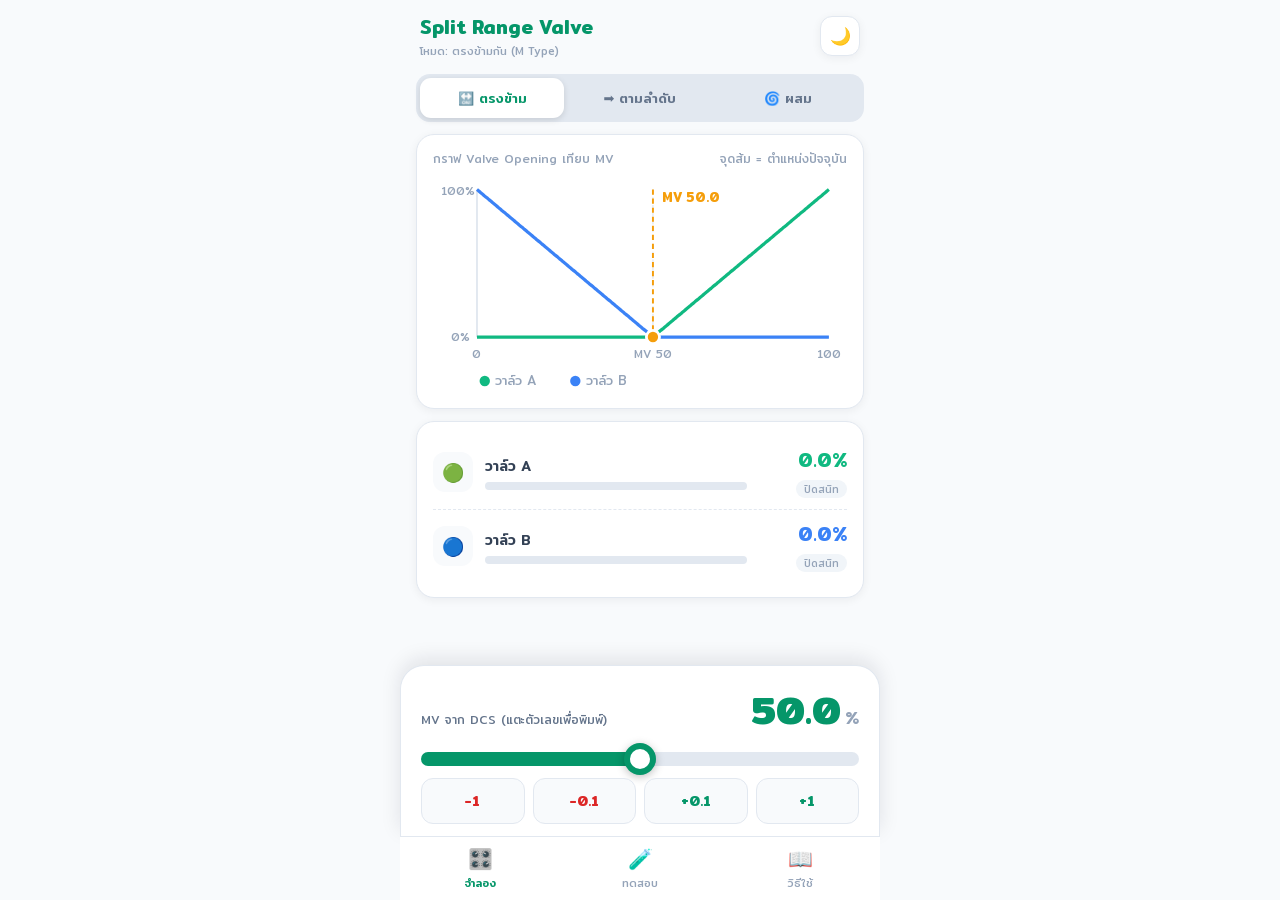
<file: index.html>
<!DOCTYPE html>
<html lang="th" data-theme="light">
<head>
    <meta charset="UTF-8">
    <meta name="viewport" content="width=device-width, initial-scale=1.0, viewport-fit=cover">
    <meta name="theme-color" content="#f8fafc">
    <meta name="description" content="เครื่องมือจำลองและคำนวณการทำงานของ Split Range Valve">
    <title>Split Range Valve</title>
    <link rel="manifest" href="manifest.webmanifest">
    <link rel="icon" type="image/png" sizes="192x192" href="icons/icon-192.png">
    <link rel="apple-touch-icon" href="icons/apple-touch-icon.png">
    <link rel="stylesheet" href="css/fonts.css">
    <link rel="stylesheet" href="css/style.css">
</head>
<body>

<div class="app">

    <header class="appbar">
        <div>
            <h1>Split Range Valve</h1>
            <div class="sub">โหมด: <span id="modeSub">ตรงข้ามกัน (M Type)</span></div>
        </div>
        <button id="themeBtn" class="icon-btn" aria-label="สลับธีมมืด/สว่าง">🌙</button>
    </header>

    <div class="seg" id="modeSeg" role="tablist">
        <button data-type="type1" class="on" role="tab">🔛 ตรงข้าม</button>
        <button data-type="type2" role="tab">➡️ ตามลำดับ</button>
        <button data-type="type3" role="tab">🌀 ผสม</button>
    </div>

    <main class="body">

        <section class="card">
            <div class="card-title">
                <span>กราฟ Valve Opening เทียบ MV</span>
                <span>จุดส้ม = ตำแหน่งปัจจุบัน</span>
            </div>
            <svg id="chart" viewBox="0 0 320 170" aria-hidden="true"></svg>
        </section>

        <section class="card" id="valveCard">
            <div class="valve-row" id="rowA">
                <div class="v-ic v-ic-a">🟢</div>
                <div class="v-meta">
                    <div class="v-name">วาล์ว A</div>
                    <div class="v-bar"><div class="v-fill" id="fillA"></div></div>
                </div>
                <div class="v-val">
                    <div class="v-pct" id="pctA">0.0%</div>
                    <span class="chip" id="chipA">ปิดสนิท</span>
                </div>
            </div>
            <div class="valve-row" id="rowB">
                <div class="v-ic v-ic-b">🔵</div>
                <div class="v-meta">
                    <div class="v-name">วาล์ว B</div>
                    <div class="v-bar"><div class="v-fill" id="fillB"></div></div>
                </div>
                <div class="v-val">
                    <div class="v-pct" id="pctB">0.0%</div>
                    <span class="chip" id="chipB">ปิดสนิท</span>
                </div>
            </div>
            <div class="valve-row hidden" id="rowC">
                <div class="v-ic v-ic-c">🟣</div>
                <div class="v-meta">
                    <div class="v-name">วาล์ว C</div>
                    <div class="v-bar"><div class="v-fill" id="fillC"></div></div>
                </div>
                <div class="v-val">
                    <div class="v-pct" id="pctC">0.0%</div>
                    <span class="chip" id="chipC">ปิดสนิท</span>
                </div>
            </div>
        </section>

    </main>

    <section class="mvdock">
        <div class="mv-top">
            <label class="mv-label" for="mvInput">MV จาก DCS (แตะตัวเลขเพื่อพิมพ์)</label>
            <div class="mv-big">
                <input type="text" inputmode="decimal" id="mvInput" value="50.0" aria-label="ค่า MV เปอร์เซ็นต์">
                <small>%</small>
            </div>
        </div>
        <input type="range" id="mvSlider" min="0" max="100" step="0.1" value="50" aria-label="สไลเดอร์ MV">
        <div class="steppers">
            <button class="step minus" data-delta="-1">−1</button>
            <button class="step minus" data-delta="-0.1">−0.1</button>
            <button class="step plus" data-delta="0.1">+0.1</button>
            <button class="step plus" data-delta="1">+1</button>
        </div>
    </section>

    <nav class="bottomnav">
        <button id="navSim" class="on"><span>🎛️</span>จำลอง</button>
        <button id="navTest"><span>🧪</span>ทดสอบ</button>
        <button id="navHelp"><span>📖</span>วิธีใช้</button>
    </nav>

</div>

<div class="overlay" id="overlay"></div>

<!-- ===== Bottom sheet: เครื่องมือทดสอบ (คำนวณย้อนกลับ) ===== -->
<section class="sheet" id="testSheet" aria-label="เครื่องมือทดสอบวาล์ว">
    <div class="sheet-grab"></div>
    <h2>🧪 ทดสอบวาล์ว (คำนวณย้อนกลับ)</h2>
    <p class="hint">อยากให้วาล์วเปิดเท่าไหร่ → ระบบบอกค่า MV ที่ต้องป้อนใน DCS ทันทีที่พิมพ์</p>

    <label class="f-label">1. เลือกวาล์ว</label>
    <div class="pill-row" id="valvePills">
        <button data-valve="A" class="on">วาล์ว A</button>
        <button data-valve="B">วาล์ว B</button>
        <button data-valve="C" class="hidden">วาล์ว C</button>
    </div>

    <label class="f-label" for="desiredOpening">2. % ที่ต้องการให้เปิด (0–100)</label>
    <input type="text" inputmode="decimal" id="desiredOpening" class="sheet-input" placeholder="เช่น 25">

    <div class="answer">
        <div class="a-label">ป้อน MV ที่ DCS</div>
        <div class="a-val" id="resultMV">–</div>
        <div class="a-info" id="resultInfo"></div>
    </div>

    <button class="go-btn" id="applyBtn" disabled>⚡ ใช้ค่านี้ในหน้าจำลองเลย</button>
</section>

<!-- ===== Bottom sheet: วิธีใช้ ===== -->
<section class="sheet" id="helpSheet" aria-label="วิธีใช้งาน">
    <div class="sheet-grab"></div>
    <h2>📖 รูปแบบ Split Range ทั้ง 3 โหมด</h2>
    <div class="help-item">
        <h3>🔛 ตรงข้ามกัน (M Type)</h3>
        <p>ใช้รักษาสมดุล ⚖️ วาล์ว B จะเปิดเมื่อ MV &lt; 50% ส่วนวาล์ว A จะเปิดเมื่อ MV &gt; 50% ที่ MV = 50% วาล์วปิดทั้งคู่</p>
    </div>
    <div class="help-item">
        <h3>➡️ ตามลำดับ (N Type)</h3>
        <p>วาล์ว A เปิดก่อน (MV 0–50%) ถ้ายังไม่พอ วาล์ว B จะช่วยเปิดตามมา (MV 50–100%) 🚀</p>
    </div>
    <div class="help-item">
        <h3>🌀 แบบผสม (M+N Type)</h3>
        <p><strong>MV 0–33%:</strong> วาล์ว A ค่อยๆ ปิด<br>
        <strong>MV 33–66%:</strong> วาล์ว B ค่อยๆ เปิด<br>
        <strong>MV 66–100%:</strong> วาล์ว B เปิดสุด + วาล์ว C เปิดตาม</p>
    </div>
    <p class="credit">
        <img class="aicoder-badge" src="img/aicoder-badge.svg" alt="A(i)CODER" width="1200" height="300" loading="lazy">
    </p>
</section>

<script src="js/app.js" defer></script>
</body>
</html>
</file>
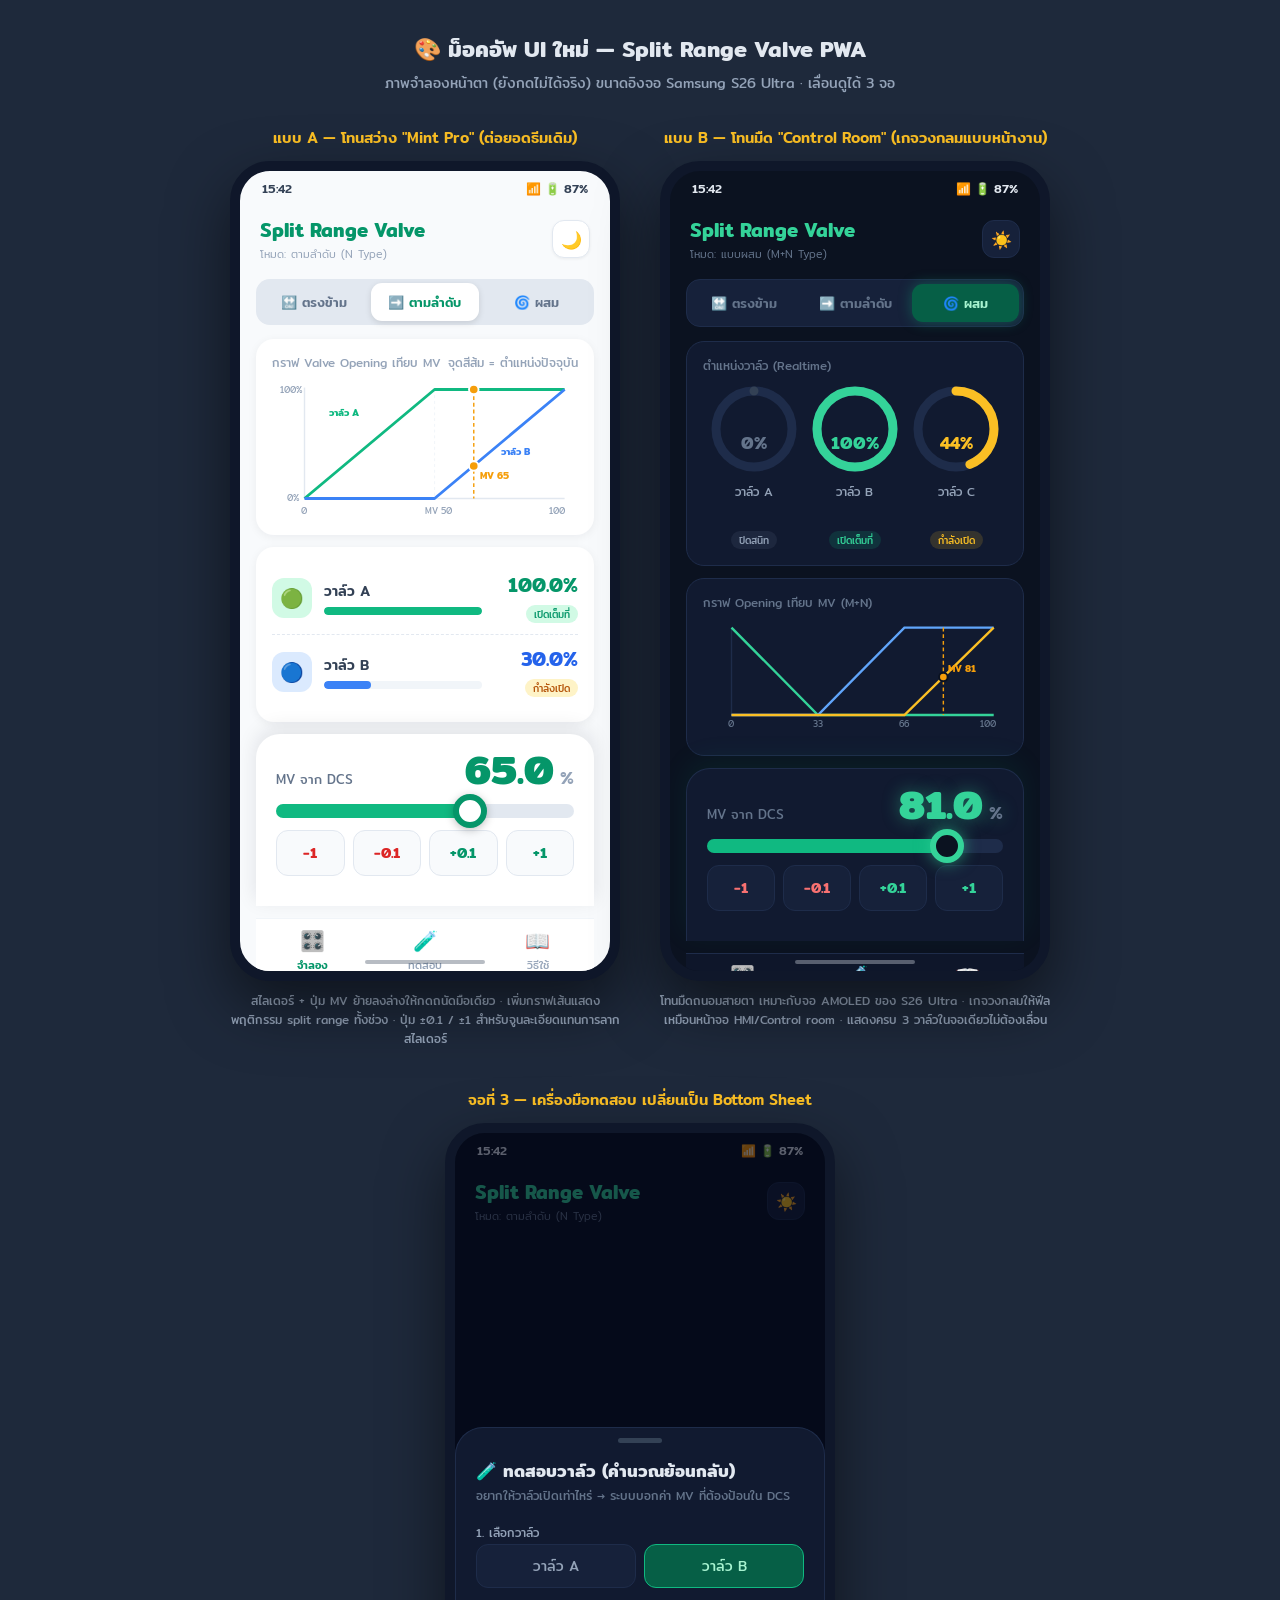
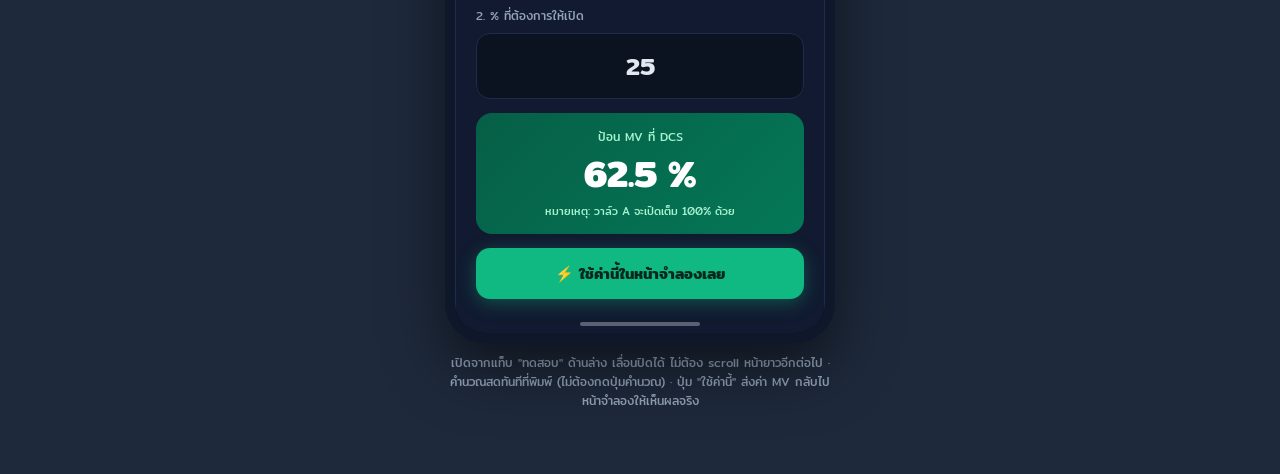
<file: mockup/ui-mockup-v1.html>
<!DOCTYPE html>
<html lang="th">
<head>
<meta charset="UTF-8">
<meta name="viewport" content="width=device-width, initial-scale=1.0">
<title>Mockup — Split Range Valve PWA (ม็อคอัพ ยังไม่ใช่แอปจริง)</title>
<link rel="preconnect" href="https://fonts.googleapis.com">
<link rel="preconnect" href="https://fonts.gstatic.com" crossorigin>
<link href="https://fonts.googleapis.com/css2?family=Mitr:wght@300;400;500;600;700&display=swap" rel="stylesheet">
<style>
    * { margin:0; padding:0; box-sizing:border-box; }
    body {
        font-family:'Mitr',sans-serif;
        background:#1e293b;
        color:#e2e8f0;
        padding:32px 16px 64px;
    }
    h1 { text-align:center; font-size:22px; font-weight:600; }
    .subtitle { text-align:center; color:#94a3b8; font-size:14px; margin:6px 0 32px; }
    .frames { display:flex; flex-wrap:wrap; gap:40px; justify-content:center; align-items:flex-start; }
    .frame-wrap { text-align:center; }
    .frame-label { font-size:15px; font-weight:500; color:#fbbf24; margin-bottom:12px; }
    .frame-note { font-size:12px; color:#94a3b8; margin-top:10px; max-width:390px; }

    /* ===== Phone frame ===== */
    .phone {
        width:390px; height:820px;
        border-radius:40px;
        border:10px solid #0f172a;
        overflow:hidden;
        position:relative;
        box-shadow:0 25px 60px rgba(0,0,0,.5);
        text-align:left;
        display:flex; flex-direction:column;
    }
    .statusbar {
        height:34px; flex:none;
        display:flex; justify-content:space-between; align-items:center;
        padding:0 22px; font-size:12px; font-weight:500;
    }
    .home-indicator {
        position:absolute; bottom:7px; left:50%; transform:translateX(-50%);
        width:120px; height:4px; border-radius:2px; background:currentColor; opacity:.35;
    }

    /* ============================================================
       VARIANT A — Light "Mint Pro" (ต่อยอดธีมเดิม)
       ============================================================ */
    .light { background:#f8fafc; color:#334155; }
    .light .statusbar { color:#334155; }

    .l-appbar { display:flex; align-items:center; justify-content:space-between; padding:10px 20px 4px; }
    .l-appbar h2 { font-size:19px; font-weight:600; color:#059669; }
    .l-appbar .sub { font-size:11px; color:#94a3b8; font-weight:300; }
    .icon-btn {
        width:38px; height:38px; border-radius:12px; background:#fff;
        border:1px solid #e2e8f0; display:flex; align-items:center; justify-content:center;
        font-size:17px; box-shadow:0 1px 3px rgba(0,0,0,.06);
    }

    .seg {
        margin:12px 16px 0; background:#e2e8f0; border-radius:14px;
        display:flex; padding:4px; gap:4px;
    }
    .seg button {
        flex:1; border:0; border-radius:11px; padding:9px 4px;
        font-family:inherit; font-size:13px; font-weight:500;
        background:transparent; color:#64748b;
    }
    .seg .on { background:#fff; color:#059669; box-shadow:0 2px 6px rgba(0,0,0,.12); }

    .l-body { flex:1; overflow:hidden; padding:14px 16px 0; display:flex; flex-direction:column; gap:12px; }

    .card {
        background:#fff; border-radius:18px; padding:14px 16px;
        box-shadow:0 2px 10px rgba(15,23,42,.06);
    }
    .card .card-title { font-size:12px; color:#94a3b8; font-weight:400; margin-bottom:6px; display:flex; justify-content:space-between; }

    /* chart */
    .chart svg { width:100%; height:auto; display:block; }

    /* valve rows */
    .valve-row { display:flex; align-items:center; gap:12px; padding:9px 0; }
    .valve-row + .valve-row { border-top:1px dashed #e2e8f0; }
    .v-ic {
        width:40px; height:40px; border-radius:12px; flex:none;
        display:flex; align-items:center; justify-content:center; font-size:19px;
    }
    .v-a { background:#d1fae5; } .v-b { background:#dbeafe; }
    .v-meta { flex:1; min-width:0; }
    .v-name { font-size:14px; font-weight:500; }
    .v-bar { height:8px; background:#f1f5f9; border-radius:4px; margin-top:5px; overflow:hidden; }
    .v-fill { height:100%; border-radius:4px; }
    .v-val { text-align:right; flex:none; width:84px; }
    .v-pct { font-size:19px; font-weight:600; }
    .chip {
        display:inline-block; font-size:10px; padding:1px 8px; border-radius:99px; margin-top:2px;
    }
    .chip-open  { background:#d1fae5; color:#059669; }
    .chip-mid   { background:#fef3c7; color:#b45309; }
    .chip-close { background:#f1f5f9; color:#94a3b8; }

    /* bottom MV control — thumb zone */
    .l-mvdock {
        flex:none; background:#fff; border-radius:24px 24px 0 0;
        box-shadow:0 -6px 20px rgba(15,23,42,.10);
        padding:16px 20px 30px; margin-top:auto;
    }
    .mv-top { display:flex; justify-content:space-between; align-items:baseline; }
    .mv-label { font-size:13px; color:#64748b; }
    .mv-big { font-size:40px; font-weight:700; color:#059669; line-height:1; }
    .mv-big small { font-size:18px; font-weight:500; color:#94a3b8; }
    .mv-slider { margin:14px 0 12px; height:14px; border-radius:7px; background:linear-gradient(to right,#10b981 65%,#e2e8f0 65%); position:relative; }
    .mv-thumb {
        position:absolute; top:50%; left:65%; transform:translate(-50%,-50%);
        width:34px; height:34px; border-radius:50%; background:#fff;
        border:6px solid #059669; box-shadow:0 2px 8px rgba(0,0,0,.25);
    }
    .steppers { display:flex; gap:8px; }
    .step {
        flex:1; padding:11px 0; border-radius:12px; border:1.5px solid #e2e8f0;
        background:#f8fafc; text-align:center; font-size:14px; font-weight:600; color:#334155;
    }
    .step.minus { color:#dc2626; } .step.plus { color:#059669; }

    /* bottom nav */
    .l-nav { flex:none; display:flex; background:#fff; border-top:1px solid #f1f5f9; padding:6px 0 14px; }
    .l-nav div { flex:1; text-align:center; font-size:11px; color:#94a3b8; }
    .l-nav .on { color:#059669; font-weight:500; }
    .l-nav span { display:block; font-size:20px; }

    /* ============================================================
       VARIANT B — Dark "Control Room"
       ============================================================ */
    .dark { background:#0b1220; color:#e2e8f0; }
    .dark .statusbar { color:#e2e8f0; }

    .d-appbar { display:flex; align-items:center; justify-content:space-between; padding:10px 20px 4px; }
    .d-appbar h2 { font-size:19px; font-weight:600; color:#34d399; }
    .d-appbar .sub { font-size:11px; color:#64748b; font-weight:300; }
    .d-iconbtn {
        width:38px; height:38px; border-radius:12px; background:#16213a;
        border:1px solid #1e2c4a; display:flex; align-items:center; justify-content:center; font-size:17px;
    }
    .d-seg { margin:12px 16px 0; background:#16213a; border-radius:14px; display:flex; padding:4px; gap:4px; border:1px solid #1e2c4a; }
    .d-seg button { flex:1; border:0; border-radius:11px; padding:9px 4px; font-family:inherit; font-size:13px; font-weight:500; background:transparent; color:#64748b; }
    .d-seg .on { background:#065f46; color:#a7f3d0; box-shadow:0 0 14px rgba(16,185,129,.35); }

    .d-body { flex:1; overflow:hidden; padding:14px 16px 0; display:flex; flex-direction:column; gap:12px; }
    .d-card { background:#111a30; border:1px solid #1e2c4a; border-radius:18px; padding:14px 16px; }
    .d-card .card-title { font-size:12px; color:#64748b; margin-bottom:8px; display:flex; justify-content:space-between; }

    /* circular gauges */
    .gauges { display:flex; justify-content:space-around; }
    .gauge { text-align:center; }
    .gauge svg { display:block; margin:0 auto; }
    .g-pct { font-size:17px; font-weight:600; margin-top:-46px; }
    .g-name { font-size:12px; color:#94a3b8; margin-top:26px; }
    .g-state { font-size:10px; border-radius:99px; padding:1px 8px; display:inline-block; margin-top:3px; }
    .gs-open { background:rgba(16,185,129,.15); color:#34d399; }
    .gs-close{ background:rgba(100,116,139,.15); color:#94a3b8; }
    .gs-mid  { background:rgba(251,191,36,.15); color:#fbbf24; }

    .d-mvdock {
        flex:none; background:#111a30; border:1px solid #1e2c4a; border-bottom:0;
        border-radius:24px 24px 0 0; padding:16px 20px 30px; margin-top:auto;
        box-shadow:0 -8px 30px rgba(16,185,129,.08);
    }
    .d-mv-big { font-size:40px; font-weight:700; color:#34d399; line-height:1; text-shadow:0 0 18px rgba(52,211,153,.4); }
    .d-mv-big small { font-size:18px; font-weight:500; color:#64748b; }
    .d-slider { margin:14px 0 12px; height:14px; border-radius:7px; background:linear-gradient(to right,#10b981 65%,#1e2c4a 65%); position:relative; }
    .d-thumb { position:absolute; top:50%; left:65%; transform:translate(-50%,-50%); width:34px; height:34px; border-radius:50%; background:#0b1220; border:6px solid #34d399; box-shadow:0 0 16px rgba(52,211,153,.6); }
    .d-step { flex:1; padding:11px 0; border-radius:12px; border:1.5px solid #1e2c4a; background:#16213a; text-align:center; font-size:14px; font-weight:600; color:#e2e8f0; }
    .d-step.minus { color:#f87171; } .d-step.plus { color:#34d399; }
    .d-nav { flex:none; display:flex; background:#0e162a; border-top:1px solid #1e2c4a; padding:6px 0 14px; }
    .d-nav div { flex:1; text-align:center; font-size:11px; color:#64748b; }
    .d-nav .on { color:#34d399; font-weight:500; }
    .d-nav span { display:block; font-size:20px; }

    /* ============================================================
       SCREEN 3 — Bottom sheet (เครื่องมือทดสอบย้อนกลับ)
       ============================================================ */
    .dim { position:absolute; inset:0; background:rgba(2,6,23,.6); }
    .sheet {
        position:absolute; left:0; right:0; bottom:0;
        background:#111a30; border:1px solid #1e2c4a; border-bottom:0;
        border-radius:28px 28px 0 0; padding:10px 20px 34px;
    }
    .sheet-grab { width:44px; height:5px; border-radius:3px; background:#334155; margin:0 auto 14px; }
    .sheet h3 { font-size:17px; font-weight:600; color:#e2e8f0; }
    .sheet .hint { font-size:12px; color:#64748b; margin:2px 0 14px; }
    .pill-row { display:flex; gap:8px; margin-bottom:14px; }
    .pill { flex:1; text-align:center; padding:10px 0; border-radius:12px; border:1.5px solid #1e2c4a; background:#16213a; font-size:14px; color:#94a3b8; }
    .pill.on { background:#065f46; border-color:#10b981; color:#a7f3d0; }
    .sheet label { font-size:12px; color:#94a3b8; }
    .sheet-input {
        margin:6px 0 14px; background:#0b1220; border:1.5px solid #1e2c4a; border-radius:14px;
        padding:13px; text-align:center; font-size:24px; font-weight:600; color:#e2e8f0;
    }
    .answer {
        background:linear-gradient(135deg,#065f46,#047857); border-radius:16px;
        padding:14px; text-align:center; margin-bottom:14px;
    }
    .answer .a-label { font-size:12px; color:#a7f3d0; }
    .answer .a-val { font-size:36px; font-weight:700; color:#fff; }
    .answer .a-range { font-size:11px; color:#a7f3d0; }
    .go-btn {
        background:#10b981; color:#06281d; border-radius:14px; padding:14px;
        text-align:center; font-size:15px; font-weight:600;
        box-shadow:0 4px 18px rgba(16,185,129,.35);
    }
</style>
</head>
<body>

<h1>🎨 ม็อคอัพ UI ใหม่ — Split Range Valve PWA</h1>
<p class="subtitle">ภาพจำลองหน้าตา (ยังกดไม่ได้จริง) ขนาดอิงจอ Samsung S26 Ultra · เลื่อนดูได้ 3 จอ</p>

<div class="frames">

    <!-- ================= SCREEN 1 : LIGHT ================= -->
    <div class="frame-wrap">
        <div class="frame-label">แบบ A — โทนสว่าง "Mint Pro" (ต่อยอดธีมเดิม)</div>
        <div class="phone light">
            <div class="statusbar"><span>15:42</span><span>📶 🔋 87%</span></div>

            <div class="l-appbar">
                <div>
                    <h2>Split Range Valve</h2>
                    <div class="sub">โหมด: ตามลำดับ (N Type)</div>
                </div>
                <div class="icon-btn">🌙</div>
            </div>

            <div class="seg">
                <button>🔛 ตรงข้าม</button>
                <button class="on">➡️ ตามลำดับ</button>
                <button>🌀 ผสม</button>
            </div>

            <div class="l-body">
                <!-- chart card -->
                <div class="card chart">
                    <div class="card-title"><span>กราฟ Valve Opening เทียบ MV</span><span>จุดสีส้ม = ตำแหน่งปัจจุบัน</span></div>
                    <svg viewBox="0 0 320 150">
                        <line x1="34" y1="10" x2="34" y2="126" stroke="#e2e8f0" stroke-width="1.5"/>
                        <line x1="34" y1="126" x2="306" y2="126" stroke="#e2e8f0" stroke-width="1.5"/>
                        <text x="8" y="16" font-size="9" fill="#94a3b8">100%</text>
                        <text x="16" y="129" font-size="9" fill="#94a3b8">0%</text>
                        <text x="30" y="142" font-size="9" fill="#94a3b8">0</text>
                        <text x="160" y="142" font-size="9" fill="#94a3b8">MV 50</text>
                        <text x="290" y="142" font-size="9" fill="#94a3b8">100</text>
                        <line x1="170" y1="12" x2="170" y2="126" stroke="#f1f5f9" stroke-width="1" stroke-dasharray="3 3"/>
                        <!-- valve A : 0-50 -->
                        <polyline points="34,126 170,12 306,12" fill="none" stroke="#10b981" stroke-width="3" stroke-linejoin="round"/>
                        <!-- valve B : 50-100 -->
                        <polyline points="34,126 170,126 306,12" fill="none" stroke="#3b82f6" stroke-width="3" stroke-linejoin="round"/>
                        <!-- current MV marker -->
                        <line x1="211" y1="12" x2="211" y2="126" stroke="#f59e0b" stroke-width="1.5" stroke-dasharray="4 3"/>
                        <circle cx="211" cy="12" r="5" fill="#f59e0b" stroke="#fff" stroke-width="2"/>
                        <circle cx="211" cy="92" r="5" fill="#f59e0b" stroke="#fff" stroke-width="2"/>
                        <text x="218" y="106" font-size="10" fill="#f59e0b" font-weight="600">MV 65</text>
                        <text x="60" y="40" font-size="10" fill="#10b981" font-weight="600">วาล์ว A</text>
                        <text x="240" y="80" font-size="10" fill="#3b82f6" font-weight="600">วาล์ว B</text>
                    </svg>
                </div>

                <!-- valve list -->
                <div class="card">
                    <div class="valve-row">
                        <div class="v-ic v-a">🟢</div>
                        <div class="v-meta">
                            <div class="v-name">วาล์ว A</div>
                            <div class="v-bar"><div class="v-fill" style="width:100%;background:#10b981"></div></div>
                        </div>
                        <div class="v-val">
                            <div class="v-pct" style="color:#059669">100.0%</div>
                            <span class="chip chip-open">เปิดเต็มที่</span>
                        </div>
                    </div>
                    <div class="valve-row">
                        <div class="v-ic v-b">🔵</div>
                        <div class="v-meta">
                            <div class="v-name">วาล์ว B</div>
                            <div class="v-bar"><div class="v-fill" style="width:30%;background:#3b82f6"></div></div>
                        </div>
                        <div class="v-val">
                            <div class="v-pct" style="color:#2563eb">30.0%</div>
                            <span class="chip chip-mid">กำลังเปิด</span>
                        </div>
                    </div>
                </div>

                <!-- MV dock (thumb zone) -->
                <div class="l-mvdock">
                    <div class="mv-top">
                        <div class="mv-label">MV จาก DCS</div>
                        <div class="mv-big">65.0<small> %</small></div>
                    </div>
                    <div class="mv-slider"><div class="mv-thumb"></div></div>
                    <div class="steppers">
                        <div class="step minus">−1</div>
                        <div class="step minus">−0.1</div>
                        <div class="step plus">+0.1</div>
                        <div class="step plus">+1</div>
                    </div>
                </div>
                <div class="l-nav">
                    <div class="on"><span>🎛️</span>จำลอง</div>
                    <div><span>🧪</span>ทดสอบ</div>
                    <div><span>📖</span>วิธีใช้</div>
                </div>
            </div>
            <div class="home-indicator" style="color:#334155"></div>
        </div>
        <p class="frame-note">สไลเดอร์ + ปุ่ม MV ย้ายลงล่างให้กดถนัดมือเดียว · เพิ่มกราฟเส้นแสดงพฤติกรรม split range ทั้งช่วง · ปุ่ม ±0.1 / ±1 สำหรับจูนละเอียดแทนการลากสไลเดอร์</p>
    </div>

    <!-- ================= SCREEN 2 : DARK ================= -->
    <div class="frame-wrap">
        <div class="frame-label">แบบ B — โทนมืด "Control Room" (เกจวงกลมแบบหน้างาน)</div>
        <div class="phone dark">
            <div class="statusbar"><span>15:42</span><span>📶 🔋 87%</span></div>

            <div class="d-appbar">
                <div>
                    <h2>Split Range Valve</h2>
                    <div class="sub">โหมด: แบบผสม (M+N Type)</div>
                </div>
                <div class="d-iconbtn">☀️</div>
            </div>

            <div class="d-seg">
                <button>🔛 ตรงข้าม</button>
                <button>➡️ ตามลำดับ</button>
                <button class="on">🌀 ผสม</button>
            </div>

            <div class="d-body">
                <!-- gauges -->
                <div class="d-card">
                    <div class="card-title"><span>ตำแหน่งวาล์ว (Realtime)</span></div>
                    <div class="gauges">
                        <div class="gauge">
                            <svg width="92" height="92" viewBox="0 0 92 92">
                                <circle cx="46" cy="46" r="38" fill="none" stroke="#1e2c4a" stroke-width="9"/>
                                <circle cx="46" cy="46" r="38" fill="none" stroke="#334155" stroke-width="9"
                                    stroke-dasharray="0.001 238.8" stroke-linecap="round" transform="rotate(-90 46 46)"/>
                            </svg>
                            <div class="g-pct" style="color:#64748b">0%</div>
                            <div class="g-name">วาล์ว A</div><br>
                            <span class="g-state gs-close">ปิดสนิท</span>
                        </div>
                        <div class="gauge">
                            <svg width="92" height="92" viewBox="0 0 92 92">
                                <circle cx="46" cy="46" r="38" fill="none" stroke="#1e2c4a" stroke-width="9"/>
                                <circle cx="46" cy="46" r="38" fill="none" stroke="#34d399" stroke-width="9"
                                    stroke-dasharray="238.8 238.8" stroke-linecap="round" transform="rotate(-90 46 46)"/>
                            </svg>
                            <div class="g-pct" style="color:#34d399">100%</div>
                            <div class="g-name">วาล์ว B</div><br>
                            <span class="g-state gs-open">เปิดเต็มที่</span>
                        </div>
                        <div class="gauge">
                            <svg width="92" height="92" viewBox="0 0 92 92">
                                <circle cx="46" cy="46" r="38" fill="none" stroke="#1e2c4a" stroke-width="9"/>
                                <circle cx="46" cy="46" r="38" fill="none" stroke="#fbbf24" stroke-width="9"
                                    stroke-dasharray="105 238.8" stroke-linecap="round" transform="rotate(-90 46 46)"/>
                            </svg>
                            <div class="g-pct" style="color:#fbbf24">44%</div>
                            <div class="g-name">วาล์ว C</div><br>
                            <span class="g-state gs-mid">กำลังเปิด</span>
                        </div>
                    </div>
                </div>

                <!-- mini chart -->
                <div class="d-card">
                    <div class="card-title"><span>กราฟ Opening เทียบ MV (M+N)</span></div>
                    <svg viewBox="0 0 320 120">
                        <line x1="30" y1="8" x2="30" y2="100" stroke="#1e2c4a" stroke-width="1.5"/>
                        <line x1="30" y1="100" x2="306" y2="100" stroke="#1e2c4a" stroke-width="1.5"/>
                        <text x="26" y="113" font-size="9" fill="#64748b">0</text>
                        <text x="116" y="113" font-size="9" fill="#64748b">33</text>
                        <text x="206" y="113" font-size="9" fill="#64748b">66</text>
                        <text x="292" y="113" font-size="9" fill="#64748b">100</text>
                        <polyline points="30,8 121,100 306,100" fill="none" stroke="#34d399" stroke-width="2.5"/>
                        <polyline points="30,100 121,100 212,8 306,8" fill="none" stroke="#60a5fa" stroke-width="2.5"/>
                        <polyline points="30,100 212,100 306,8" fill="none" stroke="#fbbf24" stroke-width="2.5"/>
                        <line x1="253" y1="8" x2="253" y2="100" stroke="#f59e0b" stroke-width="1.5" stroke-dasharray="4 3"/>
                        <circle cx="253" cy="60" r="4.5" fill="#f59e0b" stroke="#0b1220" stroke-width="2"/>
                        <text x="258" y="55" font-size="10" fill="#f59e0b" font-weight="600">MV 81</text>
                    </svg>
                </div>

                <div class="d-mvdock">
                    <div class="mv-top">
                        <div class="mv-label" style="color:#64748b;font-size:13px">MV จาก DCS</div>
                        <div class="d-mv-big">81.0<small> %</small></div>
                    </div>
                    <div class="d-slider" style="background:linear-gradient(to right,#10b981 81%,#1e2c4a 81%)"><div class="d-thumb" style="left:81%"></div></div>
                    <div class="steppers">
                        <div class="d-step minus">−1</div>
                        <div class="d-step minus">−0.1</div>
                        <div class="d-step plus">+0.1</div>
                        <div class="d-step plus">+1</div>
                    </div>
                </div>
                <div class="d-nav">
                    <div class="on"><span>🎛️</span>จำลอง</div>
                    <div><span>🧪</span>ทดสอบ</div>
                    <div><span>📖</span>วิธีใช้</div>
                </div>
            </div>
            <div class="home-indicator" style="color:#e2e8f0"></div>
        </div>
        <p class="frame-note">โทนมืดถนอมสายตา เหมาะกับจอ AMOLED ของ S26 Ultra · เกจวงกลมให้ฟีลเหมือนหน้าจอ HMI/Control room · แสดงครบ 3 วาล์วในจอเดียวไม่ต้องเลื่อน</p>
    </div>

    <!-- ================= SCREEN 3 : BOTTOM SHEET ================= -->
    <div class="frame-wrap">
        <div class="frame-label">จอที่ 3 — เครื่องมือทดสอบ เปลี่ยนเป็น Bottom Sheet</div>
        <div class="phone dark">
            <div class="statusbar"><span>15:42</span><span>📶 🔋 87%</span></div>
            <div class="d-appbar">
                <div>
                    <h2>Split Range Valve</h2>
                    <div class="sub">โหมด: ตามลำดับ (N Type)</div>
                </div>
                <div class="d-iconbtn">☀️</div>
            </div>
            <div class="dim"></div>
            <div class="sheet">
                <div class="sheet-grab"></div>
                <h3>🧪 ทดสอบวาล์ว (คำนวณย้อนกลับ)</h3>
                <p class="hint">อยากให้วาล์วเปิดเท่าไหร่ → ระบบบอกค่า MV ที่ต้องป้อนใน DCS</p>

                <label>1. เลือกวาล์ว</label>
                <div class="pill-row">
                    <div class="pill">วาล์ว A</div>
                    <div class="pill on">วาล์ว B</div>
                </div>

                <label>2. % ที่ต้องการให้เปิด</label>
                <div class="sheet-input">25</div>

                <div class="answer">
                    <div class="a-label">ป้อน MV ที่ DCS</div>
                    <div class="a-val">62.5 %</div>
                    <div class="a-range">หมายเหตุ: วาล์ว A จะเปิดเต็ม 100% ด้วย</div>
                </div>

                <div class="go-btn">⚡ ใช้ค่านี้ในหน้าจำลองเลย</div>
            </div>
            <div class="home-indicator" style="color:#e2e8f0"></div>
        </div>
        <p class="frame-note">เปิดจากแท็บ "ทดสอบ" ด้านล่าง เลื่อนปิดได้ ไม่ต้อง scroll หน้ายาวอีกต่อไป · คำนวณสดทันทีที่พิมพ์ (ไม่ต้องกดปุ่มคำนวณ) · ปุ่ม "ใช้ค่านี้" ส่งค่า MV กลับไปหน้าจำลองให้เห็นผลจริง</p>
    </div>

</div>
</body>
</html>
</file>
<file: css/fonts.css>
@font-face{font-family:'Mitr';font-style:normal;font-weight:400;font-display:swap;src:url('../fonts/mitr-400-thai.woff2') format('woff2');unicode-range:U+02D7, U+0303, U+0331, U+0E01-0E5B, U+200C-200D, U+25CC;}
@font-face{font-family:'Mitr';font-style:normal;font-weight:400;font-display:swap;src:url('../fonts/mitr-400-latin.woff2') format('woff2');unicode-range:U+0000-00FF, U+0131, U+0152-0153, U+02BB-02BC, U+02C6, U+02DA, U+02DC, U+0304, U+0308, U+0329, U+2000-206F, U+20AC, U+2122, U+2191, U+2193, U+2212, U+2215, U+FEFF, U+FFFD;}
@font-face{font-family:'Mitr';font-style:normal;font-weight:500;font-display:swap;src:url('../fonts/mitr-500-thai.woff2') format('woff2');unicode-range:U+02D7, U+0303, U+0331, U+0E01-0E5B, U+200C-200D, U+25CC;}
@font-face{font-family:'Mitr';font-style:normal;font-weight:500;font-display:swap;src:url('../fonts/mitr-500-latin.woff2') format('woff2');unicode-range:U+0000-00FF, U+0131, U+0152-0153, U+02BB-02BC, U+02C6, U+02DA, U+02DC, U+0304, U+0308, U+0329, U+2000-206F, U+20AC, U+2122, U+2191, U+2193, U+2212, U+2215, U+FEFF, U+FFFD;}
@font-face{font-family:'Mitr';font-style:normal;font-weight:600;font-display:swap;src:url('../fonts/mitr-600-thai.woff2') format('woff2');unicode-range:U+02D7, U+0303, U+0331, U+0E01-0E5B, U+200C-200D, U+25CC;}
@font-face{font-family:'Mitr';font-style:normal;font-weight:600;font-display:swap;src:url('../fonts/mitr-600-latin.woff2') format('woff2');unicode-range:U+0000-00FF, U+0131, U+0152-0153, U+02BB-02BC, U+02C6, U+02DA, U+02DC, U+0304, U+0308, U+0329, U+2000-206F, U+20AC, U+2122, U+2191, U+2193, U+2212, U+2215, U+FEFF, U+FFFD;}
@font-face{font-family:'Mitr';font-style:normal;font-weight:700;font-display:swap;src:url('../fonts/mitr-700-thai.woff2') format('woff2');unicode-range:U+02D7, U+0303, U+0331, U+0E01-0E5B, U+200C-200D, U+25CC;}
@font-face{font-family:'Mitr';font-style:normal;font-weight:700;font-display:swap;src:url('../fonts/mitr-700-latin.woff2') format('woff2');unicode-range:U+0000-00FF, U+0131, U+0152-0153, U+02BB-02BC, U+02C6, U+02DA, U+02DC, U+0304, U+0308, U+0329, U+2000-206F, U+20AC, U+2122, U+2191, U+2193, U+2212, U+2215, U+FEFF, U+FFFD;}
</file>
<file: css/style.css>
* { margin: 0; padding: 0; box-sizing: border-box; }

:root[data-theme="light"] {
    --bg: #f8fafc;
    --card: #ffffff;
    --border: #e2e8f0;
    --text: #334155;
    --text2: #64748b;
    --text3: #94a3b8;
    --accent: #059669;
    --accent-soft: #d1fae5;
    --track: #e2e8f0;
    --shadow: 0 2px 10px rgba(15, 23, 42, .06);
    --dock-shadow: 0 -6px 20px rgba(15, 23, 42, .10);
    --seg-bg: #e2e8f0;
    --seg-on-bg: #ffffff;
    --chip-close-bg: #f1f5f9;
    --chip-close-fg: #94a3b8;
    --chip-mid-bg: #fef3c7;
    --chip-mid-fg: #b45309;
    --chip-open-bg: #d1fae5;
    --chip-open-fg: #059669;
    --valve-a: #10b981;
    --valve-b: #3b82f6;
    --valve-c: #8b5cf6;
    --marker: #f59e0b;
    --grid: #f1f5f9;
    --axis: #e2e8f0;
}

:root[data-theme="dark"] {
    --bg: #0b1220;
    --card: #111a30;
    --border: #1e2c4a;
    --text: #e2e8f0;
    --text2: #94a3b8;
    --text3: #64748b;
    --accent: #34d399;
    --accent-soft: #065f46;
    --track: #1e2c4a;
    --shadow: none;
    --dock-shadow: 0 -8px 30px rgba(16, 185, 129, .08);
    --seg-bg: #16213a;
    --seg-on-bg: #065f46;
    --chip-close-bg: rgba(100, 116, 139, .15);
    --chip-close-fg: #94a3b8;
    --chip-mid-bg: rgba(251, 191, 36, .15);
    --chip-mid-fg: #fbbf24;
    --chip-open-bg: rgba(16, 185, 129, .15);
    --chip-open-fg: #34d399;
    --valve-a: #34d399;
    --valve-b: #60a5fa;
    --valve-c: #a78bfa;
    --marker: #f59e0b;
    --grid: #16213a;
    --axis: #1e2c4a;
}

html, body { height: 100%; }

body {
    font-family: 'Mitr', 'Noto Sans Thai', system-ui, sans-serif;
    background: var(--bg);
    color: var(--text);
    -webkit-tap-highlight-color: transparent;
    overscroll-behavior: none;
    transition: background .25s, color .25s;
}

.hidden { display: none !important; }

.app {
    max-width: 480px;
    margin: 0 auto;
    height: 100dvh;
    display: flex;
    flex-direction: column;
    padding-top: env(safe-area-inset-top);
}

/* ===== App bar ===== */
.appbar {
    flex: none;
    display: flex;
    align-items: center;
    justify-content: space-between;
    padding: 12px 20px 4px;
}
.appbar h1 { font-size: 19px; font-weight: 600; color: var(--accent); }
.appbar .sub { font-size: 11px; color: var(--text3); font-weight: 300; }

.icon-btn {
    width: 40px; height: 40px;
    border-radius: 12px;
    background: var(--card);
    border: 1px solid var(--border);
    font-size: 17px;
    cursor: pointer;
    box-shadow: var(--shadow);
}

/* ===== Segmented control ===== */
.seg {
    flex: none;
    margin: 10px 16px 0;
    background: var(--seg-bg);
    border-radius: 14px;
    display: flex;
    padding: 4px;
    gap: 4px;
}
.seg button {
    flex: 1;
    border: 0;
    border-radius: 11px;
    padding: 10px 4px;
    font-family: inherit;
    font-size: 13px;
    font-weight: 500;
    background: transparent;
    color: var(--text2);
    cursor: pointer;
    transition: all .15s;
}
.seg button.on {
    background: var(--seg-on-bg);
    color: var(--accent);
    box-shadow: 0 2px 6px rgba(0, 0, 0, .12);
}

/* ===== Main body ===== */
.body {
    flex: 1;
    overflow-y: auto;
    padding: 12px 16px 8px;
    display: flex;
    flex-direction: column;
    gap: 12px;
}

.card {
    background: var(--card);
    border: 1px solid var(--border);
    border-radius: 18px;
    padding: 14px 16px;
    box-shadow: var(--shadow);
}
.card-title {
    font-size: 12px;
    color: var(--text3);
    margin-bottom: 6px;
    display: flex;
    justify-content: space-between;
    font-weight: 400;
}

#chart { width: 100%; height: auto; display: block; }

/* ===== Valve rows ===== */
.valve-row { display: flex; align-items: center; gap: 12px; padding: 9px 0; }
.valve-row + .valve-row { border-top: 1px dashed var(--border); }
.v-ic {
    width: 40px; height: 40px;
    border-radius: 12px;
    flex: none;
    display: flex; align-items: center; justify-content: center;
    font-size: 18px;
    background: var(--bg);
}
.v-meta { flex: 1; min-width: 0; }
.v-name { font-size: 14px; font-weight: 500; }
.v-bar { height: 8px; background: var(--track); border-radius: 4px; margin-top: 5px; overflow: hidden; }
.v-fill { height: 100%; width: 0; border-radius: 4px; transition: width .2s ease-out; }
#fillA { background: var(--valve-a); }
#fillB { background: var(--valve-b); }
#fillC { background: var(--valve-c); }
.v-val { text-align: right; flex: none; width: 88px; }
.v-pct { font-size: 19px; font-weight: 600; }
#pctA { color: var(--valve-a); }
#pctB { color: var(--valve-b); }
#pctC { color: var(--valve-c); }
.chip {
    display: inline-block;
    font-size: 10px;
    padding: 1px 8px;
    border-radius: 99px;
    margin-top: 2px;
}
.chip.close { background: var(--chip-close-bg); color: var(--chip-close-fg); }
.chip.mid   { background: var(--chip-mid-bg);   color: var(--chip-mid-fg); }
.chip.open  { background: var(--chip-open-bg);  color: var(--chip-open-fg); }

/* ===== MV dock (thumb zone) ===== */
.mvdock {
    flex: none;
    background: var(--card);
    border: 1px solid var(--border);
    border-bottom: 0;
    border-radius: 24px 24px 0 0;
    box-shadow: var(--dock-shadow);
    padding: 14px 20px 12px;
}
.mv-top { display: flex; justify-content: space-between; align-items: baseline; gap: 8px; }
.mv-label { font-size: 12px; color: var(--text2); }
.mv-big { display: flex; align-items: baseline; gap: 4px; }
.mv-big input {
    width: 130px;
    border: 0;
    background: transparent;
    font-family: inherit;
    font-size: 38px;
    font-weight: 700;
    color: var(--accent);
    text-align: right;
    outline: none;
    padding: 0;
}
.mv-big small { font-size: 18px; font-weight: 500; color: var(--text3); }

#mvSlider {
    -webkit-appearance: none;
    appearance: none;
    width: 100%;
    height: 14px;
    border-radius: 7px;
    background: var(--track);
    outline: none;
    margin: 12px 0;
}
#mvSlider::-webkit-slider-thumb {
    -webkit-appearance: none;
    appearance: none;
    width: 32px; height: 32px;
    border-radius: 50%;
    background: var(--card);
    border: 6px solid var(--accent);
    box-shadow: 0 2px 8px rgba(0, 0, 0, .25);
    cursor: pointer;
}
#mvSlider::-moz-range-thumb {
    width: 20px; height: 20px;
    border-radius: 50%;
    background: var(--card);
    border: 6px solid var(--accent);
    box-shadow: 0 2px 8px rgba(0, 0, 0, .25);
    cursor: pointer;
}

.steppers { display: flex; gap: 8px; }
.step {
    flex: 1;
    padding: 11px 0;
    border-radius: 12px;
    border: 1.5px solid var(--border);
    background: var(--bg);
    font-family: inherit;
    font-size: 14px;
    font-weight: 600;
    color: var(--text);
    cursor: pointer;
}
.step:active { transform: scale(.96); }
.step.minus { color: #dc2626; }
.step.plus  { color: var(--accent); }
:root[data-theme="dark"] .step.minus { color: #f87171; }

/* ===== Bottom nav ===== */
.bottomnav {
    flex: none;
    display: flex;
    background: var(--card);
    border-top: 1px solid var(--border);
    padding: 6px 0 calc(8px + env(safe-area-inset-bottom));
}
.bottomnav button {
    flex: 1;
    border: 0;
    background: transparent;
    font-family: inherit;
    font-size: 11px;
    color: var(--text3);
    cursor: pointer;
}
.bottomnav button span { display: block; font-size: 20px; }
.bottomnav button.on { color: var(--accent); font-weight: 500; }

/* ===== Overlay & bottom sheets ===== */
.overlay {
    position: fixed;
    inset: 0;
    background: rgba(2, 6, 23, .55);
    opacity: 0;
    pointer-events: none;
    transition: opacity .25s;
    z-index: 40;
}
.overlay.show { opacity: 1; pointer-events: auto; }

.sheet {
    position: fixed;
    left: 50%;
    bottom: 0;
    width: 100%;
    max-width: 480px;
    transform: translate(-50%, 105%);
    transition: transform .3s cubic-bezier(.3, .9, .3, 1);
    background: var(--card);
    border: 1px solid var(--border);
    border-bottom: 0;
    border-radius: 28px 28px 0 0;
    padding: 10px 20px calc(26px + env(safe-area-inset-bottom));
    z-index: 50;
    max-height: 86dvh;
    overflow-y: auto;
}
.sheet.show { transform: translate(-50%, 0); }
.sheet-grab { width: 44px; height: 5px; border-radius: 3px; background: var(--border); margin: 0 auto 14px; }
.sheet h2 { font-size: 17px; font-weight: 600; }
.sheet .hint { font-size: 12px; color: var(--text3); margin: 2px 0 14px; }

.f-label { display: block; font-size: 12px; color: var(--text2); margin-bottom: 6px; }

.pill-row { display: flex; gap: 8px; margin-bottom: 14px; }
.pill-row button {
    flex: 1;
    padding: 11px 0;
    border-radius: 12px;
    border: 1.5px solid var(--border);
    background: var(--bg);
    font-family: inherit;
    font-size: 14px;
    color: var(--text2);
    cursor: pointer;
}
.pill-row button.on {
    background: var(--accent-soft);
    border-color: var(--accent);
    color: var(--accent);
    font-weight: 500;
}

.sheet-input {
    width: 100%;
    margin-bottom: 14px;
    background: var(--bg);
    border: 1.5px solid var(--border);
    border-radius: 14px;
    padding: 13px;
    text-align: center;
    font-family: inherit;
    font-size: 24px;
    font-weight: 600;
    color: var(--text);
    outline: none;
}
.sheet-input:focus { border-color: var(--accent); }

.answer {
    background: linear-gradient(135deg, #059669, #047857);
    border-radius: 16px;
    padding: 14px;
    text-align: center;
    margin-bottom: 14px;
}
.answer .a-label { font-size: 12px; color: #a7f3d0; }
.answer .a-val { font-size: 34px; font-weight: 700; color: #fff; line-height: 1.2; }
.answer .a-info { font-size: 11px; color: #a7f3d0; min-height: 15px; }

.go-btn {
    width: 100%;
    background: #10b981;
    color: #06281d;
    border: 0;
    border-radius: 14px;
    padding: 14px;
    font-family: inherit;
    font-size: 15px;
    font-weight: 600;
    cursor: pointer;
    box-shadow: 0 4px 18px rgba(16, 185, 129, .35);
}
.go-btn:disabled { opacity: .45; box-shadow: none; cursor: default; }
.go-btn:not(:disabled):active { transform: scale(.98); }

/* ===== Help sheet ===== */
.help-item {
    background: var(--bg);
    border-left: 4px solid var(--accent);
    border-radius: 12px;
    padding: 12px 14px;
    margin-bottom: 10px;
}
.help-item h3 { font-size: 14px; font-weight: 600; color: var(--accent); }
.help-item p { font-size: 13px; color: var(--text2); margin-top: 4px; line-height: 1.7; }
.credit { text-align: center; margin-top: 16px; }

.aicoder-badge {
    display: block;
    width: 220px;
    max-width: 70%;
    height: auto;
    margin: 0 auto;
}
</file>
